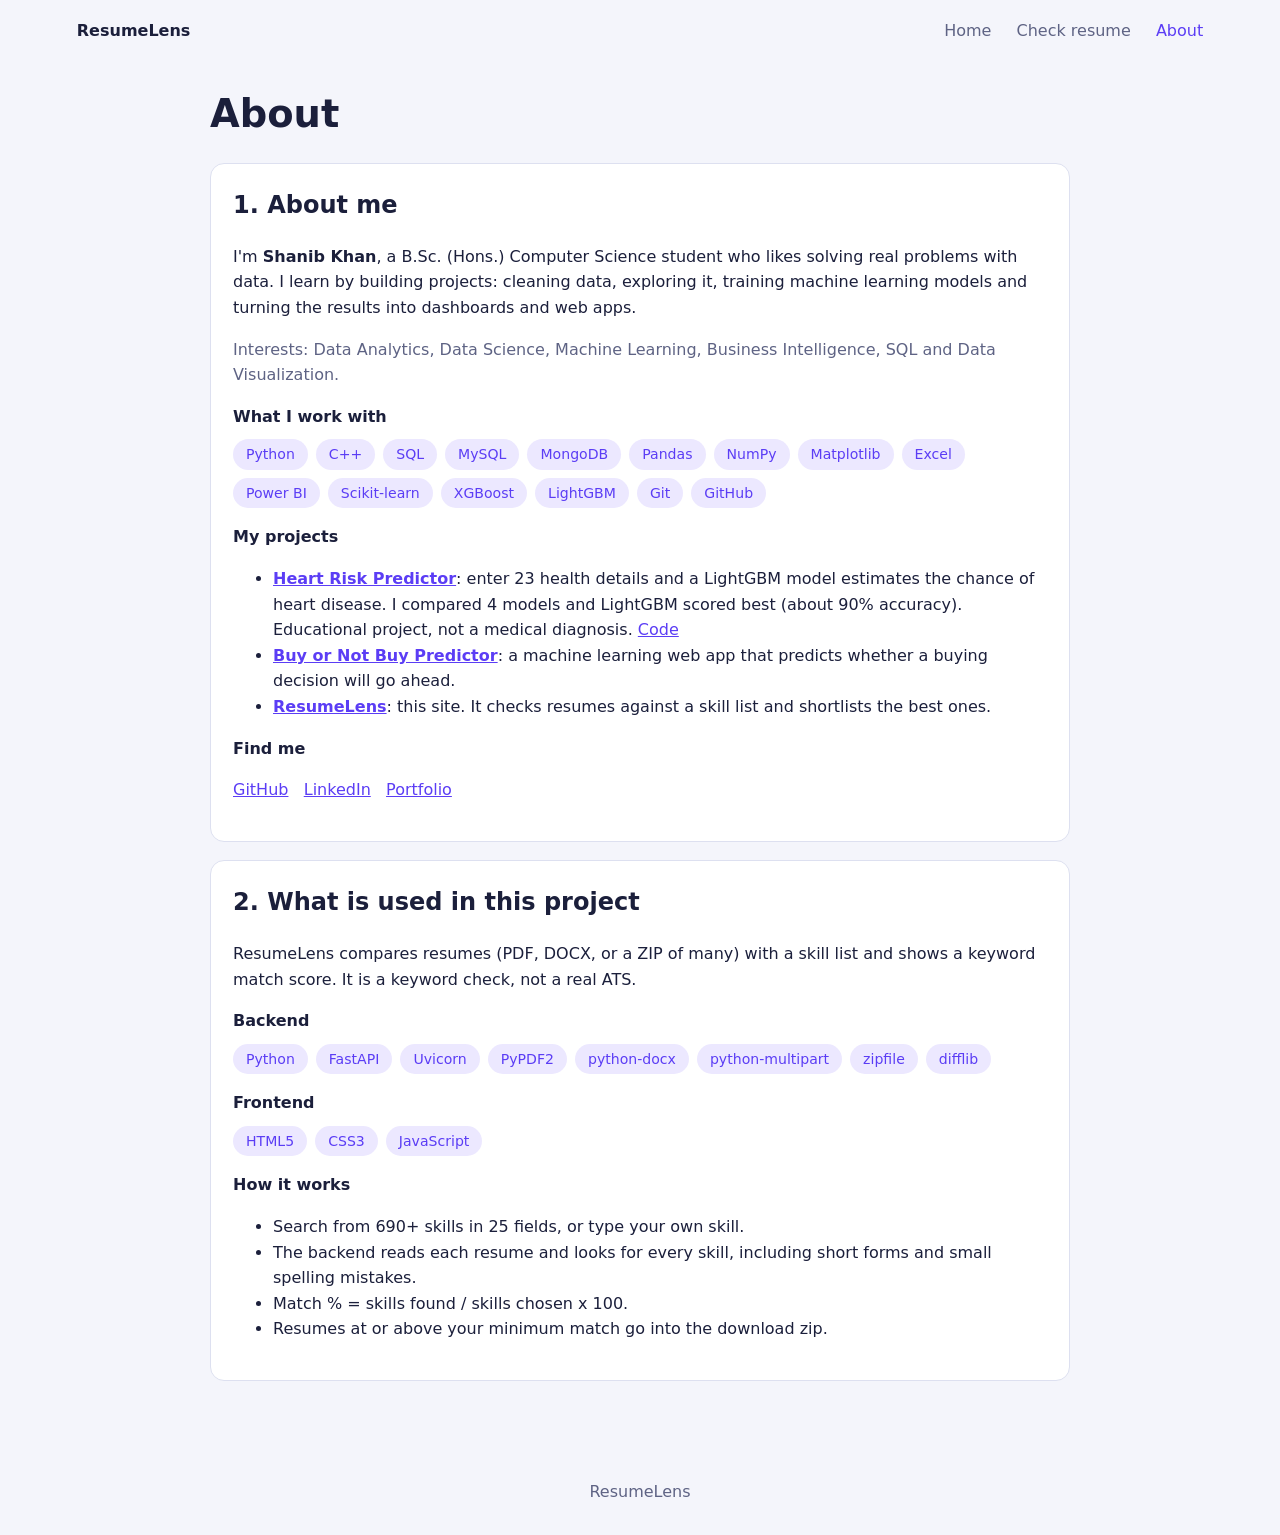
<file: frontend/about.html>
<!doctype html>
<html lang="en">
<head>
<meta charset="utf-8">
<meta name="viewport" content="width=device-width,initial-scale=1">
<title>About - ResumeLens</title>
<style>
  *{box-sizing:border-box}
  body{margin:0;background:#F4F5FB;color:#1B1F3B;font:16px/1.6 system-ui,Arial,sans-serif}
  nav{display:flex;justify-content:space-between;align-items:center;padding:18px 6vw}
  nav a{margin-left:20px;text-decoration:none;color:#5E6384}
  nav a:hover,nav a.on{color:#5B3DF5}
  main{max-width:900px;margin:0 auto;padding:10px 20px 50px}
  h1{font-size:2.4rem;margin:.3em 0}
  h2{margin-top:0}
  .card{background:#fff;border:1px solid #DDE0F0;border-radius:14px;padding:22px;margin:18px 0}
  .mute{color:#5E6384}
  a{color:#5B3DF5}
  .tags{display:flex;flex-wrap:wrap;gap:8px;margin:10px 0 16px}
  .tags span{background:#ECE8FF;color:#5B3DF5;border-radius:99px;padding:4px 13px;font-size:.88rem}
  footer{text-align:center;color:#5E6384;padding:30px}
  @media(prefers-color-scheme:dark){
    body{background:#12142A;color:#ECEEFF}
    .card{background:#1C1F3D;border-color:#2E3260}
    .mute,nav a,footer{color:#9EA3C9}
    a,nav a:hover,nav a.on{color:#8B76FF}
    .tags span{background:#2B2660;color:#8B76FF}
  }
</style>
</head>
<body>

<nav>
  <b>ResumeLens</b>
  <div>
    <a href="/">Home</a>
    <a href="/check-resume">Check resume</a>
    <a href="/about" class="on">About</a>
  </div>
</nav>

<main>
  <h1>About</h1>

  <!-- PART 1: ABOUT ME -->
  <div class="card">
    <h2>1. About me</h2>
    <p>I'm <b>Shanib Khan</b>, a B.Sc. (Hons.) Computer Science student who likes solving real problems with data. I learn by building projects: cleaning data, exploring it, training machine learning models and turning the results into dashboards and web apps.</p>
    <p class="mute">Interests: Data Analytics, Data Science, Machine Learning, Business Intelligence, SQL and Data Visualization.</p>

    <b>What I work with</b>
    <div class="tags">
      <span>Python</span><span>C++</span><span>SQL</span><span>MySQL</span><span>MongoDB</span>
      <span>Pandas</span><span>NumPy</span><span>Matplotlib</span><span>Excel</span><span>Power BI</span>
      <span>Scikit-learn</span><span>XGBoost</span><span>LightGBM</span><span>Git</span><span>GitHub</span>
    </div>

    <b>My projects</b>
    <ul>
      <li><a href="https://heart-checker.onrender.com/" target="_blank" rel="noopener"><b>Heart Risk Predictor</b></a>:
        enter 23 health details and a LightGBM model estimates the chance of heart disease. I compared 4 models and LightGBM scored best (about 90% accuracy). Educational project, not a medical diagnosis.
        <a href="https://github.com/shanib-techie/Heart-Risk-Predictor" target="_blank" rel="noopener">Code</a></li>
      <li><a href="https://buy-or-not-buy-predictor.onrender.com/" target="_blank" rel="noopener"><b>Buy or Not Buy Predictor</b></a>:
        a machine learning web app that predicts whether a buying decision will go ahead.</li>
      <li><a href="https://github.com/shanib-techie/ResumeLens" target="_blank" rel="noopener"><b>ResumeLens</b></a>:
        this site. It checks resumes against a skill list and shortlists the best ones.</li>
    </ul>

    <b>Find me</b>
    <p>
      <a href="https://github.com/shanib-techie" target="_blank" rel="noopener">GitHub</a> &nbsp;
      <a href="https://www.linkedin.com/in/shanib-khan-515a8a316/" target="_blank" rel="noopener">LinkedIn</a> &nbsp;
      <a href="https://shanibkhan.netlify.app/" target="_blank" rel="noopener">Portfolio</a>
    </p>
  </div>

  <!-- PART 2: WHAT IS USED IN THIS PROJECT -->
  <div class="card">
    <h2>2. What is used in this project</h2>
    <p>ResumeLens compares resumes (PDF, DOCX, or a ZIP of many) with a skill list and shows a keyword match score. It is a keyword check, not a real ATS.</p>

    <b>Backend</b>
    <div class="tags">
      <span>Python</span><span>FastAPI</span><span>Uvicorn</span><span>PyPDF2</span>
      <span>python-docx</span><span>python-multipart</span><span>zipfile</span><span>difflib</span>
    </div>

    <b>Frontend</b>
    <div class="tags">
      <span>HTML5</span><span>CSS3</span><span>JavaScript</span>
    </div>

    <b>How it works</b>
    <ul>
      <li>Search from 690+ skills in 25 fields, or type your own skill.</li>
      <li>The backend reads each resume and looks for every skill, including short forms and small spelling mistakes.</li>
      <li>Match % = skills found / skills chosen x 100.</li>
      <li>Resumes at or above your minimum match go into the download zip.</li>
    </ul>
  </div>
</main>

<footer>ResumeLens</footer>
</body>
</html>
</file>
